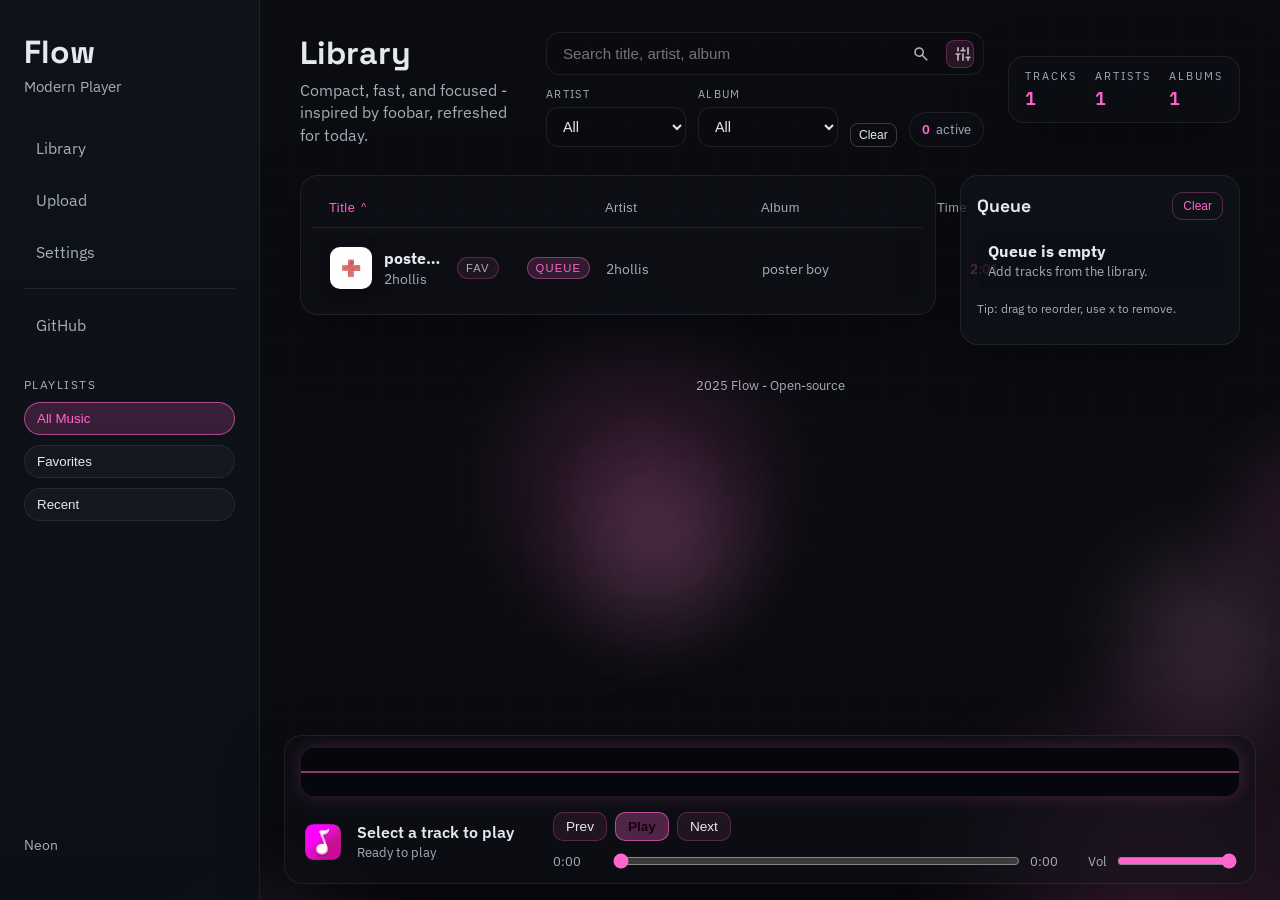
<file: index.html>
<!DOCTYPE html>
<html lang="en">
  <head>
    <meta charset="UTF-8" />
    <meta name="viewport" content="width=device-width, initial-scale=1" />
    <title>Flow - Modern Music Player</title>
    <link rel="stylesheet" href="src/css/style.css" />
    <link rel="icon" href="src/icon/logo.png" />
  </head>

  <body>
    <div class="bg-orbs">
      <span class="orb orb-1"></span>
      <span class="orb orb-2"></span>
      <span class="orb orb-3"></span>
      <span class="orb orb-4"></span>
      <span class="orb orb-5"></span>
      <span class="orb orb-6"></span>
    </div>
    <div class="app">
      <aside class="sidebar">
        <div class="brand">
          <h1>Flow</h1>
          <p class="subtitle">Modern Player</p>
        </div>

        <nav class="nav">
          <a href="index.html#library" class="nav-link">Library</a>
          <a href="upload.html" class="nav-link">Upload</a>
          <a href="settings.html" class="nav-link">Settings</a>
          <div class="nav-divider"></div>
          <a href="https://github.com/neonmc23/flow" target="_blank" class="nav-link">GitHub</a>
        </nav>

        <div class="sidebar-section">
          <p class="section-title">Playlists</p>
          <button class="pill playlist-btn active" data-playlist="all">All Music</button>
          <button class="pill playlist-btn" data-playlist="favorites">Favorites</button>
          <button class="pill playlist-btn" data-playlist="recent">Recent</button>
        </div>

        <p class="sidebar-footer">Neon</p>
      </aside>

      <main class="main">
        <header class="topbar">
          <div class="title-block">
            <h2>Library</h2>
            <p>Compact, fast, and focused - inspired by foobar, refreshed for today.</p>
          </div>

          <div class="search-wrapper">
            <div class="search-container">
              <input
                id="search"
                class="search-bar"
                type="text"
                placeholder="Search title, artist, album"
              />
              <img class="search-icon" src="src/icon/search.svg" alt="search" />
              <button id="toggle-filters" class="filter-trigger" type="button" aria-label="Toggle filters">
                <img class="filter-icon" src="src/icon/filter.svg" alt="filter" />
              </button>
            </div>
            <div class="filter-bar">
              <div class="filter-group">
                <label for="artist-filter">Artist</label>
                <select id="artist-filter">
                  <option value="">All</option>
                </select>
              </div>
              <div class="filter-group">
                <label for="album-filter">Album</label>
                <select id="album-filter">
                  <option value="">All</option>
                </select>
              </div>
              <button id="clear-filters" class="ghost-btn" type="button">Clear</button>
              <div class="filter-status">
                <span id="filter-count">0</span>
                <span>active</span>
              </div>
            </div>
          </div>

          <div class="stats">
            <div class="stat">
              <span class="stat-label">Tracks</span>
              <span class="stat-value" id="track-count">0</span>
            </div>
            <div class="stat">
              <span class="stat-label">Artists</span>
              <span class="stat-value" id="artist-count">0</span>
            </div>
            <div class="stat">
              <span class="stat-label">Albums</span>
              <span class="stat-value" id="album-count">0</span>
            </div>
          </div>
        </header>

        <div class="content-grid">
          <section id="library" class="library">
            <div class="table-head">
              <button class="sort-btn" data-sort="title" data-label="Title">Title</button>
              <button class="sort-btn" data-sort="artist" data-label="Artist">Artist</button>
              <button class="sort-btn" data-sort="album" data-label="Album">Album</button>
              <button class="sort-btn" data-sort="duration" data-label="Time">Time</button>
            </div>
            <ul id="track-list" class="table-body"></ul>
          </section>

          <aside class="queue">
            <div class="queue-header">
              <h3>Queue</h3>
              <button id="clear-queue" class="queue-clear">Clear</button>
            </div>
            <ul id="queue-list" class="queue-list"></ul>
            <p class="queue-hint">Tip: drag to reorder, use x to remove.</p>
          </aside>
        </div>

        <section class="player">
          <div class="oscilloscope-wrap">
            <canvas id="oscilloscope"></canvas>
          </div>
          <div class="player-info">
            <img id="player-cover" src="src/icon/logo.png" alt="cover" />
            <div>
              <p class="player-title" id="nowplaying-title">
                <span class="title-marquee">Select a track to play</span>
              </p>
              <p class="player-sub">Ready to play</p>
            </div>
          </div>
          <div class="player-controls">
            <div class="player-buttons">
              <button id="prev-btn" class="control-btn" type="button">Prev</button>
              <button id="play-btn" class="control-btn primary" type="button">Play</button>
              <button id="next-btn" class="control-btn" type="button">Next</button>
            </div>
            <div class="progress-wrap">
              <span id="current-time">0:00</span>
              <input id="progress" type="range" min="0" max="100" value="0" />
              <span id="duration">0:00</span>
              <div class="volume-wrap">
                <span>Vol</span>
                <input id="volume" type="range" min="0" max="1" step="0.01" value="1" />
              </div>
            </div>
          </div>
          <audio id="audio"></audio>
        </section>

        <footer>
          <p>2025 Flow - Open-source</p>
        </footer>
      </main>
    </div>

    <script src="src/javascript/state.js"></script>
    <script src="src/javascript/settings.js"></script>
    <script src="src/javascript/filter.js"></script>
    <script src="src/javascript/script.js"></script>
    <script src="src/javascript/effect.js"></script>
  </body>
</html>
</file>
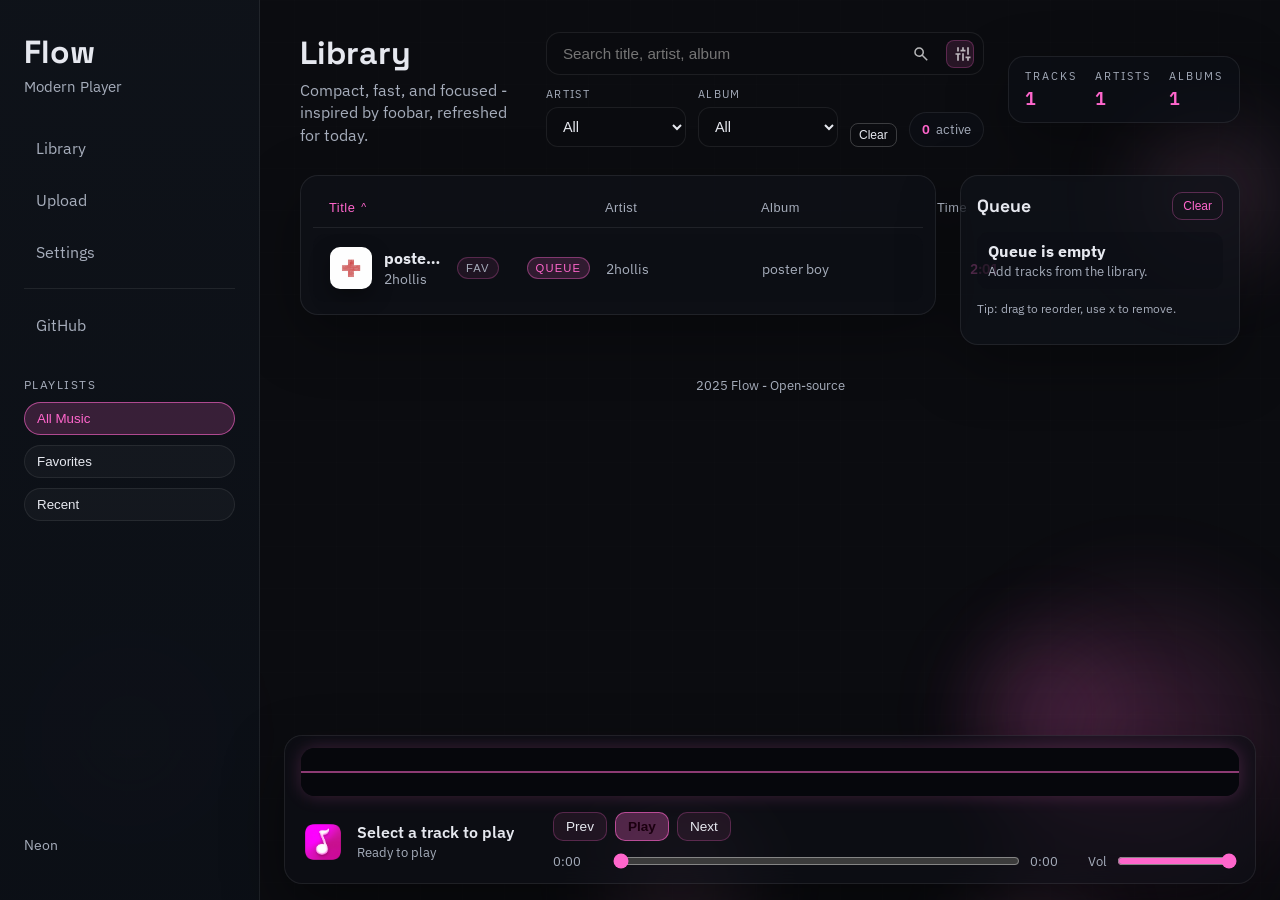
<file: settings.html>
<!DOCTYPE html>
<html lang="en">
  <head>
    <meta charset="UTF-8" />
    <meta name="viewport" content="width=device-width, initial-scale=1" />
    <title>Settings - Flow</title>
    <link rel="stylesheet" href="src/css/style.css" />
    <link rel="icon" href="src/icon/logo.png" />
  </head>
  <body>
    <div class="bg-orbs">
      <span class="orb orb-1"></span>
      <span class="orb orb-2"></span>
      <span class="orb orb-3"></span>
      <span class="orb orb-4"></span>
      <span class="orb orb-5"></span>
      <span class="orb orb-6"></span>
    </div>
    <div class="app">
      <aside class="sidebar">
        <div class="brand">
          <h1>Flow</h1>
          <p class="subtitle">Modern Player</p>
        </div>

        <nav class="nav">
          <a href="index.html#library" class="nav-link">Library</a>
          <a href="upload.html" class="nav-link">Upload</a>
          <a href="settings.html" class="nav-link active">Settings</a>
          <div class="nav-divider"></div>
          <a href="https://github.com/neonmc23/flow" target="_blank" class="nav-link">GitHub</a>
        </nav>

        <div class="sidebar-section">
          <p class="section-title">Playlists</p>
          <button class="pill">All Music</button>
          <button class="pill">Favorites</button>
          <button class="pill">Recent</button>
        </div>

        <p class="sidebar-footer">Neon</p>
      </aside>

      <main class="main">
        <header class="topbar compact">
          <div class="title-block">
            <h2>Settings</h2>
            <p>Personalize Flow. Settings will be saved to JSON soon.</p>
          </div>
        </header>

        <section class="settings-grid">
          <div class="setting-card">
            <h3>Theme</h3>
            <div class="setting-row">
              <div>
                <p class="setting-title">Preset</p>
                <span class="setting-sub">Quick theme packs.</span>
              </div>
              <select id="setting-theme-preset">
                <option value="">Custom</option>
                <option value="dark-pink">Dark Pink</option>
                <option value="blue-neon">Blue Neon</option>
                <option value="sunset">Sunset</option>
                <option value="forest">Forest</option>
                <option value="mono">Mono</option>
              </select>
            </div>
            <div class="setting-row">
              <div>
                <p class="setting-title">Random theme</p>
                <span class="setting-sub">Generate a fresh palette.</span>
              </div>
              <button class="control-btn" id="random-theme" type="button">Random</button>
            </div>
            <div class="setting-row">
              <div>
                <p class="setting-title">Primary accent</p>
                <span class="setting-sub">Main highlight color.</span>
              </div>
              <input type="color" id="setting-accent" />
            </div>

            <div class="setting-row">
              <div>
                <p class="setting-title">Secondary accent</p>
                <span class="setting-sub">Glow and gradients.</span>
              </div>
              <input type="color" id="setting-accent-2" />
            </div>

            <div class="setting-row">
              <div>
                <p class="setting-title">Background</p>
                <span class="setting-sub">Main app background.</span>
              </div>
              <input type="color" id="setting-bg" />
            </div>

            <div class="setting-row">
              <div>
                <p class="setting-title">Soft background</p>
                <span class="setting-sub">Panels and cards.</span>
              </div>
              <input type="color" id="setting-bg-soft" />
            </div>

            <div class="setting-row">
              <div>
                <p class="setting-title">Elevated background</p>
                <span class="setting-sub">Raised surfaces.</span>
              </div>
              <input type="color" id="setting-bg-elev" />
            </div>

            <div class="setting-row">
              <div>
                <p class="setting-title">Sidebar</p>
                <span class="setting-sub">Left navigation panel.</span>
              </div>
              <input type="color" id="setting-sidebar" />
            </div>

            <div class="setting-row">
              <div>
                <p class="setting-title">Text</p>
                <span class="setting-sub">Primary text color.</span>
              </div>
              <input type="color" id="setting-text" />
            </div>

            <div class="setting-row">
              <div>
                <p class="setting-title">Muted text</p>
                <span class="setting-sub">Secondary labels.</span>
              </div>
              <input type="color" id="setting-muted" />
            </div>
          </div>

          <div class="setting-card">
            <h3>Appearance</h3>
            <div class="setting-row">
              <div>
                <p class="setting-title">Background orbs</p>
                <span class="setting-sub">Animated blurred shapes in the background.</span>
              </div>
              <label class="switch">
                <input type="checkbox" id="setting-orbs" checked />
                <span class="slider"></span>
              </label>
            </div>

            <div class="setting-row">
              <div>
                <p class="setting-title">Glass player</p>
                <span class="setting-sub">Frosted look for the bottom player.</span>
              </div>
              <label class="switch">
                <input type="checkbox" id="setting-glass" checked />
                <span class="slider"></span>
              </label>
            </div>

            <h3 style="margin-top: 10%;">Playback</h3>
            <div class="setting-row">
              <div>
                <p class="setting-title">Autoplay next</p>
                <span class="setting-sub">Play the next track automatically.</span>
              </div>
              <label class="switch">
                <input type="checkbox" id="setting-autoplay" checked />
                <span class="slider"></span>
              </label>
            </div>

            <div class="setting-row">
              <div>
                <p class="setting-title">Oscilloscope</p>
                <span class="setting-sub">Show waveform in the player.</span>
              </div>
              <label class="switch">
                <input type="checkbox" id="setting-osc" checked />
                <span class="slider"></span>
              </label>
            </div>
          </div>

          <div class="setting-card">
            <h3>Oscilloscope</h3>
            <div class="setting-row">
              <div>
                <p class="setting-title">Line color</p>
                <span class="setting-sub">Waveform stroke color.</span>
              </div>
              <input type="color" id="setting-osc-color" />
            </div>
            <div class="setting-row range-row">
              <div class="range-head">
                <div>
                  <p class="setting-title">Height</p>
                  <span class="setting-sub">Waveform height in px.</span>
                </div>
                <span class="range-value" id="osc-height-value">48px</span>
              </div>
              <input id="setting-osc-height" type="range" min="32" max="90" value="48" />
            </div>

            <div class="setting-row range-row">
              <div class="range-head">
                <div>
                  <p class="setting-title">Width</p>
                  <span class="setting-sub">Waveform width (percentage).</span>
                </div>
                <span class="range-value" id="osc-width-value">100%</span>
              </div>
              <input id="setting-osc-width" type="range" min="60" max="100" value="100" />
            </div>

            <div class="setting-row">
              <div>
                <p class="setting-title">Duration</p>
                <span class="setting-sub">Number of periods displayed.</span>
              </div>
              <select id="setting-osc-fft">
                <option value="512">Very short</option>
                <option value="1024">Short</option>
                <option value="2048">Medium</option>
                <option value="4096" selected>Long</option>
                <option value="8192">Very long</option>
              </select>
            </div>

            <div class="setting-row range-row">
              <div class="range-head">
                <div>
                  <p class="setting-title">Line width</p>
                  <span class="setting-sub">Wave thickness.</span>
                </div>
                <span class="range-value" id="osc-line-value">1px</span>
              </div>
              <input id="setting-osc-line" type="range" min="0.5" max="2" step="0.1" value="1" />
            </div>
          </div>

          <div class="setting-card">
            <h3>Data</h3>
            <div class="setting-row">
              <div>
                <p class="setting-title">Save preferences</p>
                <span class="setting-sub">Save current settings locally.</span>
              </div>
              <button class="control-btn" id="save-settings" type="button">Save Settings</button>
            </div>
            <p class="setting-status" id="save-status">Not saved yet.</p>

            <div class="setting-row">
              <div>
                <p class="setting-title">Reset</p>
                <span class="setting-sub">Restore defaults.</span>
              </div>
              <button class="control-btn" id="reset-settings" type="button">Reset</button>
            </div>
            <div class="setting-row">
              <div>
                <p class="setting-title">Reset local storage</p>
                <span class="setting-sub">Use current file/server settings.</span>
              </div>
              <button class="control-btn" id="reset-local" type="button">Reset local</button>
            </div>
          </div>
        </section>
      </main>
    </div>
    <script src="src/javascript/state.js"></script>
    <script src="src/javascript/settings.js"></script>
  </body>
</html>
</file>
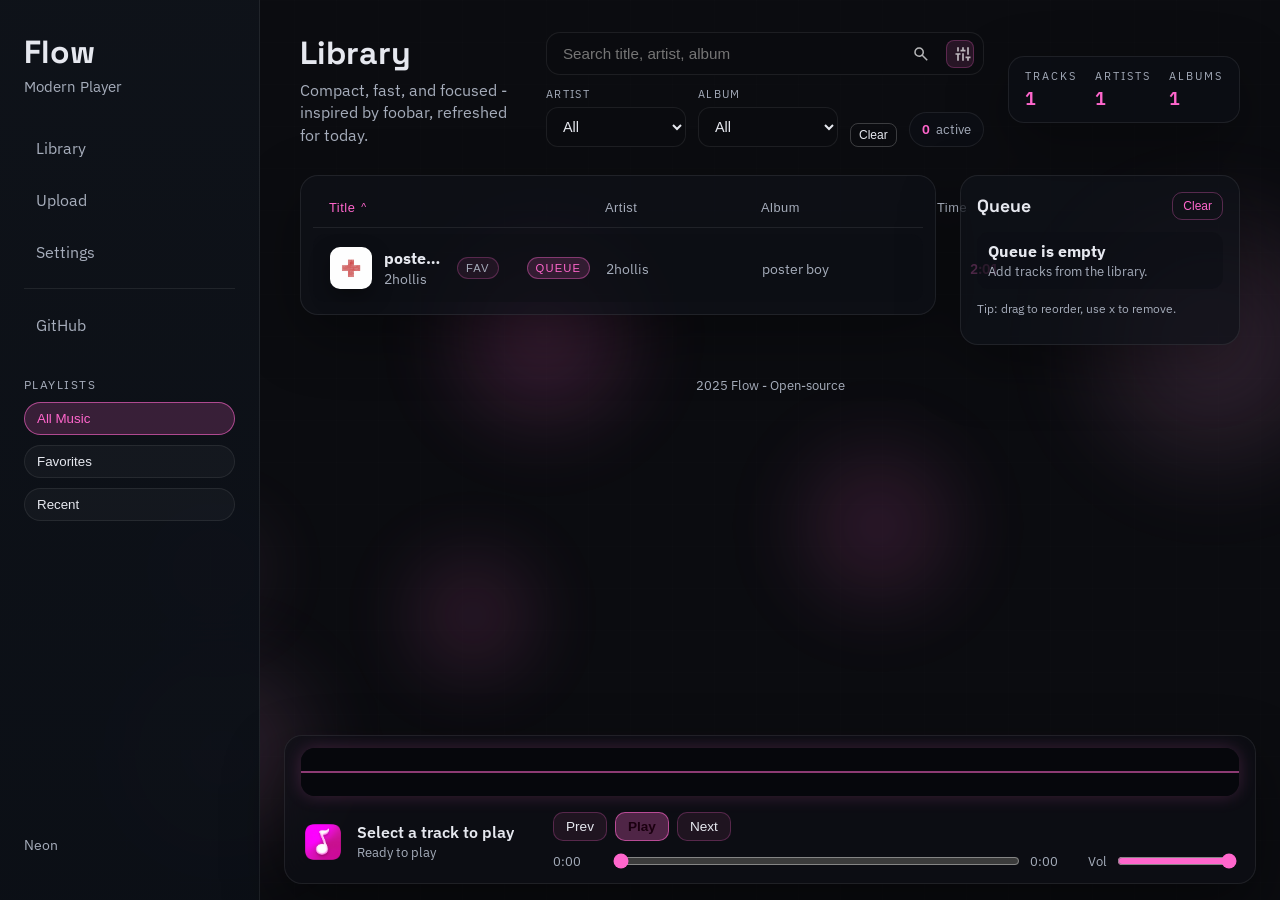
<file: upload.html>
<!DOCTYPE html>
<html lang="en">
  <head>
    <meta charset="UTF-8" />
    <meta name="viewport" content="width=device-width, initial-scale=1" />
    <title>Upload - Flow</title>
    <link rel="stylesheet" href="src/css/style.css" />
    <link rel="icon" href="src/icon/logo.png" />
  </head>
  <body>
    <div class="bg-orbs">
      <span class="orb orb-1"></span>
      <span class="orb orb-2"></span>
      <span class="orb orb-3"></span>
      <span class="orb orb-4"></span>
      <span class="orb orb-5"></span>
      <span class="orb orb-6"></span>
    </div>
    <div class="app">
      <aside class="sidebar">
        <div class="brand">
          <h1>Flow</h1>
          <p class="subtitle">Modern Player</p>
        </div>

        <nav class="nav">
          <a href="index.html#library" class="nav-link">Library</a>
          <a href="upload.html" class="nav-link active">Upload</a>
          <a href="settings.html" class="nav-link">Settings</a>
          <div class="nav-divider"></div>
          <a href="https://github.com/neonmc23/flow" target="_blank" class="nav-link">GitHub</a>
        </nav>

        <div class="sidebar-section">
          <p class="section-title">Playlists</p>
          <button class="pill">All Music</button>
          <button class="pill">Favorites</button>
          <button class="pill">Recent</button>
        </div>

        <p class="sidebar-footer">Neon</p>
      </aside>

      <main class="main">
        <header class="topbar compact">
          <div class="title-block">
            <h2>Upload Manager</h2>
            <p>Search and edit your library. Add albums and tracks offline.</p>
          </div>
        </header>

        <section class="upload-shell">
          <div class="upload-toolbar">
            <div class="search-stack">
              <input id="library-search" type="search" placeholder="Search artist, album, track..." />
              <span id="library-status">Server: offline</span>
            </div>
            <div class="toolbar-actions">
              <button id="add-artist" class="control-btn">Add artist</button>
            </div>
          </div>

          <div class="upload-grid">
            <section class="upload-card">
              <div class="upload-header">
                <h3>Library Tree</h3>
                <p>Click artists to expand albums, click albums to view tracks.</p>
              </div>
              <div id="library-tree" class="library-tree"></div>
            </section>

            <section class="upload-card">
              <div class="upload-header">
                <h3>Edit Panel</h3>
                <p id="edit-subtitle">Select an artist, album, or track to edit.</p>
              </div>
              <div id="edit-panel" class="edit-panel">
                <div class="edit-section hidden" id="edit-artist">
                  <h4>Artist</h4>
                  <label>
                    Rename artist
                    <input id="edit-artist-name" type="text" placeholder="Artist name" />
                  </label>
                  <div class="edit-actions">
                    <button id="save-artist" class="control-btn">Save artist</button>
                    <button id="delete-artist" class="danger-btn">Delete artist</button>
                  </div>
                  <div class="divider"></div>
                  <label>
                    New album title
                    <input id="new-album-title" type="text" placeholder="Album title" />
                  </label>
                  <label>
                    Cover image
                    <input id="new-album-cover" type="file" accept="image/*" />
                  </label>
                  <button id="add-album" class="control-btn primary">Add album to artist</button>
                </div>

                <div class="edit-section hidden" id="edit-album">
                  <h4>Album</h4>
                  <label>
                    Rename album
                    <input id="edit-album-title" type="text" placeholder="Album title" />
                  </label>
                  <div class="edit-actions">
                    <button id="save-album" class="control-btn">Save album</button>
                    <button id="delete-album" class="danger-btn">Delete album</button>
                  </div>
                  <div class="divider"></div>
                  <label>
                    Change cover
                    <input id="edit-album-cover" type="file" accept="image/*" />
                  </label>
                  <button id="save-album-cover" class="control-btn">Update cover</button>
                  <div class="divider"></div>
                  <label>
                    Add tracks
                    <input id="album-track-input" type="file" accept="audio/*" multiple />
                  </label>
                  <div id="track-editor" class="track-editor"></div>
                  <button id="upload-tracks" class="control-btn primary">Upload tracks</button>
                  <p id="upload-status">Ready.</p>
                </div>

                <div class="edit-section hidden" id="edit-track">
                  <h4>Track</h4>
                  <label>
                    Rename track
                    <input id="edit-track-title" type="text" placeholder="Track title" />
                  </label>
                  <div class="edit-actions">
                    <button id="save-track" class="control-btn">Save track</button>
                    <button id="delete-track" class="danger-btn">Delete track</button>
                  </div>
                </div>
              </div>
            </section>
          </div>

          <section class="upload-card">
            <div class="upload-header">
              <h3>Run local server</h3>
              <p>Use <code>start.py</code> to launch both servers.</p>
            </div>
            <pre class="code-block">python start.py</pre>
          </section>
        </section>
      </main>
    </div>

    <script src="src/javascript/state.js"></script>
    <script src="src/javascript/settings.js"></script>
    <script src="src/javascript/upload.js"></script>
  </body>
</html>
</file>
<file: src/css/style.css>
@import url("https://fonts.googleapis.com/css2?family=IBM+Plex+Mono:wght@400;500&family=IBM+Plex+Sans:wght@300;400;500;600&family=Space+Grotesk:wght@400;500;600&display=swap");

:root {
  --bg: #0b0c10;
  --bg-soft: #12141b;
  --bg-elev: #181c25;
  --sidebar: #0f131a;
  --sidebar-width: 260px;
  --border: rgba(255, 255, 255, 0.08);
  --text: #e6e8ef;
  --muted: #a6adbb;
  --accent: #ff66cc;
  --accent-2: #ff9ee2;
  --accent-rgb: 255, 102, 204;
  --accent-2-rgb: 255, 158, 226;
  --osc-color: #ff66cc;
  --shadow: 0 20px 60px rgba(0, 0, 0, 0.35);
}

* {
  box-sizing: border-box;
}

body {
  margin: 0;
  font-family: "IBM Plex Sans", system-ui, sans-serif;
  background: var(--bg);
  color: var(--text);
  min-height: 100vh;
}

body::before {
  content: "";
  position: fixed;
  inset: 0;
  background-image: linear-gradient(rgba(255, 255, 255, 0.03) 1px, transparent 1px),
    linear-gradient(90deg, rgba(255, 255, 255, 0.03) 1px, transparent 1px);
  background-size: 42px 42px;
  opacity: 0.3;
  pointer-events: none;
  z-index: -1;
}

body.orbs-off .bg-orbs {
  display: none;
}

.bg-orbs {
  position: fixed;
  inset: 0;
  overflow: hidden;
  z-index: -2;
  pointer-events: none;
}

.orb {
  position: absolute;
  width: var(--orb-size, 320px);
  height: var(--orb-size, 320px);
  border-radius: 50%;
  background: radial-gradient(circle, rgba(var(--accent-rgb), 0.35), transparent 65%);
  filter: blur(40px);
  opacity: 0.7;
  transform: translate3d(0, 0, 0) scale(1);
  transition: transform 0.15s ease-out;
}

.orb:nth-child(odd) {
  background: radial-gradient(circle, rgba(var(--accent-2-rgb), 0.32), transparent 65%);
}

a {
  text-decoration: none;
  color: inherit;
}

code {
  font-family: "IBM Plex Mono", ui-monospace, SFMono-Regular, Menlo, Monaco, Consolas, "Liberation Mono",
    "Courier New", monospace;
  color: var(--accent);
}

pre {
  font-family: "IBM Plex Mono", ui-monospace, SFMono-Regular, Menlo, Monaco, Consolas, "Liberation Mono",
    "Courier New", monospace;
}

.app {
  display: grid;
  grid-template-columns: var(--sidebar-width) 1fr;
  min-height: 100vh;
  position: relative;
}

.sidebar {
  background: linear-gradient(180deg, rgba(15, 19, 26, 0.96), rgba(12, 16, 23, 0.95));
  border-right: 1px solid var(--border);
  padding: 32px 24px;
  display: flex;
  flex-direction: column;
  gap: 32px;
  position: sticky;
  top: 0;
  height: 100vh;
}

.brand h1 {
  font-family: "Space Grotesk", sans-serif;
  font-size: 2rem;
  margin: 0 0 4px 0;
}

.subtitle {
  margin: 0;
  color: var(--muted);
  font-size: 0.95rem;
}

.nav {
  display: flex;
  flex-direction: column;
  gap: 12px;
}

.nav-link {
  padding: 10px 12px;
  border-radius: 10px;
  color: var(--muted);
  transition: all 0.2s ease;
}

.nav-link:hover,
.nav-link.active {
  color: var(--text);
  background: rgba(var(--accent-rgb), 0.12);
  border: 1px solid rgba(var(--accent-rgb), 0.25);
}

.nav-divider {
  height: 1px;
  background: var(--border);
  margin: 4px 0;
}

.sidebar-section {
  display: flex;
  flex-direction: column;
  gap: 10px;
}

.section-title {
  font-size: 0.75rem;
  text-transform: uppercase;
  letter-spacing: 0.12em;
  color: var(--muted);
  margin: 0;
}

.pill {
  background: rgba(255, 255, 255, 0.03);
  color: var(--text);
  border: 1px solid var(--border);
  padding: 8px 12px;
  border-radius: 999px;
  text-align: left;
  cursor: pointer;
  transition: all 0.2s ease;
}

.pill:hover {
  border-color: rgba(var(--accent-rgb), 0.4);
  color: var(--accent);
}

.pill:active {
  transform: scale(0.97);
}

.playlist-btn.active {
  border-color: rgba(var(--accent-rgb), 0.6);
  background: rgba(var(--accent-rgb), 0.18);
  color: var(--accent);
}

.sidebar-footer {
  margin-top: auto;
  color: var(--muted);
  font-size: 0.85rem;
}

.main {
  padding: 32px 40px 180px;
}

.topbar {
  display: grid;
  grid-template-columns: 1.1fr 1.4fr auto;
  gap: 24px;
  align-items: center;
  margin-bottom: 28px;
}

.topbar.compact {
  grid-template-columns: 1fr;
}

.title-block h2 {
  font-family: "Space Grotesk", sans-serif;
  font-size: 2rem;
  margin: 0 0 6px 0;
}

.title-block p {
  margin: 0;
  color: var(--muted);
  line-height: 1.4;
}

.search-wrapper {
  width: 100%;
}

.search-container {
  position: relative;
  width: 100%;
}

.search-bar {
  width: 100%;
  border: 1px solid var(--border);
  border-radius: 14px;
  padding: 12px 96px 12px 16px;
  background: rgba(10, 12, 16, 0.8);
  color: var(--text);
  font-size: 0.95rem;
}

.search-bar:focus {
  outline: none;
  border-color: rgba(var(--accent-rgb), 0.6);
  box-shadow: 0 0 0 3px rgba(var(--accent-rgb), 0.2);
}

.search-icon {
  position: absolute;
  right: 54px;
  top: 50%;
  transform: translateY(-50%);
  height: 18px;
  opacity: 0.7;
  pointer-events: none;
}

.filter-bar {
  display: grid;
  grid-template-columns: repeat(2, minmax(140px, 1fr)) auto auto;
  gap: 12px;
  margin-top: 12px;
  align-items: end;
  overflow: hidden;
  max-height: 200px;
  opacity: 1;
  transform: translateY(0);
  transition: max-height 0.45s ease, opacity 0.3s ease, margin-top 0.45s ease, transform 0.35s ease;
}

.filter-group {
  display: flex;
  flex-direction: column;
  gap: 6px;
}

.filter-group label {
  font-size: 0.7rem;
  text-transform: uppercase;
  letter-spacing: 0.12em;
  color: var(--muted);
}

.filter-group select {
  width: 100%;
  border: 1px solid var(--border);
  border-radius: 12px;
  padding: 10px 12px;
  background: rgba(10, 12, 16, 0.8);
  color: var(--text);
  font-size: 0.9rem;
}

.filter-group select:focus {
  outline: none;
  border-color: rgba(var(--accent-rgb), 0.6);
  box-shadow: 0 0 0 3px rgba(var(--accent-rgb), 0.2);
}

.filter-status {
  display: flex;
  align-items: center;
  gap: 6px;
  padding: 8px 12px;
  border-radius: 999px;
  border: 1px solid var(--border);
  background: rgba(12, 15, 22, 0.7);
  color: var(--muted);
  font-size: 0.8rem;
}

.filter-status #filter-count {
  color: var(--accent);
  font-weight: 600;
}

.filter-status.is-active {
  border-color: rgba(var(--accent-rgb), 0.4);
  color: var(--text);
  box-shadow: 0 0 0 2px rgba(var(--accent-rgb), 0.15);
}

.filter-bar.is-collapsed {
  max-height: 0;
  opacity: 0;
  margin-top: 0;
  transform: translateY(-6px);
  pointer-events: none;
}

.filter-trigger {
  position: absolute;
  right: 10px;
  top: 50%;
  transform: translateY(-50%);
  width: 28px;
  height: 28px;
  border-radius: 8px;
  border: 1px solid rgba(var(--accent-rgb), 0.25);
  background: rgba(var(--accent-rgb), 0.12);
  display: grid;
  place-items: center;
  cursor: pointer;
  z-index: 3;
}

.filter-icon {
  height: 20px;
  opacity: 0.7;
  transition: opacity 0.2s;
}

.filter-trigger:hover .filter-icon {
  opacity: 1;
}

.filter-menu {
  display: none;
  flex-direction: column;
  position: absolute;
  top: 2.8rem;
  right: 0;
  background: rgba(12, 15, 22, 0.95);
  border: 1px solid rgba(var(--accent-rgb), 0.3);
  border-radius: 14px;
  padding: 0.8rem 1rem;
  z-index: 200;
  width: max-content;
  min-width: 180px;
  box-shadow: var(--shadow);
  backdrop-filter: blur(10px);
  opacity: 0;
  pointer-events: none;
  transform: translateY(-10px);
  transition: all 0.3s ease;
}

.filter-menu.show {
  display: flex;
  opacity: 1;
  pointer-events: auto;
  transform: translateY(0);
}

.filter-menu p {
  color: var(--accent);
  margin: 0.5rem 0 0.4rem;
  font-weight: 600;
  font-size: 0.9rem;
}

.filter-menu select {
  width: 100%;
  padding: 0.5rem 0.8rem;
  background: rgba(20, 24, 32, 0.9);
  border: 1px solid rgba(var(--accent-rgb), 0.3);
  border-radius: 8px;
  color: #fff;
  font-size: 0.95rem;
  margin-bottom: 0.7rem;
}

.filter-menu button {
  background-color: var(--accent);
  color: #200013;
  border: none;
  padding: 0.5rem 1rem;
  border-radius: 8px;
  font-weight: 600;
  cursor: pointer;
  width: 100%;
  transition: background-color 0.3s;
}

.filter-menu button:hover {
  background-color: var(--accent);
}

.stats {
  display: flex;
  gap: 18px;
  padding: 12px 16px;
  border-radius: 16px;
  background: rgba(12, 15, 22, 0.7);
  border: 1px solid var(--border);
  box-shadow: var(--shadow);
}


.stat {
  display: flex;
  flex-direction: column;
  gap: 4px;
}

.stat-label {
  font-size: 0.7rem;
  text-transform: uppercase;
  letter-spacing: 0.18em;
  color: var(--muted);
}

.stat-value {
  font-size: 1.1rem;
  font-weight: 600;
  color: var(--accent);
}

.content-grid {
  display: grid;
  grid-template-columns: minmax(0, 1fr) 280px;
  gap: 24px;
  align-items: start;
}

.library {
  background: rgba(15, 18, 25, 0.7);
  border: 1px solid var(--border);
  border-radius: 18px;
  padding: 12px;
  box-shadow: var(--shadow);
}

.table-head,
.track-row {
  display: grid;
  grid-template-columns: minmax(260px, 2.6fr) minmax(140px, 1.1fr) minmax(160px, 1.2fr) 60px;
  gap: 16px;
  align-items: center;
}

.table-head {
  padding: 12px 16px;
  color: var(--muted);
  font-size: 0.8rem;
  letter-spacing: 0.04em;
  border-bottom: 1px solid var(--border);
}

.sort-btn {
  background: transparent;
  border: none;
  color: var(--muted);
  font-size: 0.8rem;
  letter-spacing: 0.04em;
  padding: 0;
  text-align: left;
  cursor: pointer;
  display: flex;
  align-items: center;
  gap: 6px;
  transition: transform 0.08s ease, color 0.2s ease;
}

.sort-btn.active {
  color: var(--accent);
}

.sort-btn:active {
  transform: translateY(1px);
}

.sort-btn span {
  font-size: 0.65rem;
  color: var(--accent);
}

.table-body {
  list-style: none;
  padding: 0;
  margin: 0;
}

.track-row {
  padding: 12px 16px;
  border-radius: 12px;
  margin-top: 6px;
  background: rgba(12, 14, 20, 0.5);
  border: 1px solid transparent;
  transition: all 0.2s ease;
  cursor: pointer;
}

.track-row:hover {
  border-color: rgba(var(--accent-rgb), 0.3);
  background: rgba(20, 25, 34, 0.9);
}

.track-row.active {
  border-color: rgba(var(--accent-2-rgb), 0.7);
  box-shadow: 0 0 0 2px rgba(var(--accent-rgb), 0.2);
}

.cell.title {
  display: flex;
  align-items: center;
  gap: 12px;
  min-width: 0;
}

.cover {
  width: 42px;
  height: 42px;
  border-radius: 10px;
  object-fit: cover;
  box-shadow: 0 8px 20px rgba(0, 0, 0, 0.35);
}

.title-text strong {
  display: block;
  font-size: 0.98rem;
  white-space: nowrap;
  overflow: hidden;
  text-overflow: ellipsis;
}

.title-text span {
  color: var(--muted);
  font-size: 0.85rem;
  white-space: nowrap;
  overflow: hidden;
  text-overflow: ellipsis;
}

.title-text {
  min-width: 0;
  flex: 1;
}

.queue-add {
  margin-left: 8px;
  border: 1px solid rgba(var(--accent-rgb), 0.4);
  background: rgba(var(--accent-rgb), 0.15);
  color: var(--accent);
  font-size: 0.7rem;
  text-transform: uppercase;
  letter-spacing: 0.1em;
  padding: 4px 8px;
  border-radius: 999px;
  cursor: pointer;
  transition: transform 0.08s ease, background 0.2s ease;
}

.queue-add:hover {
  background: rgba(var(--accent-rgb), 0.3);
}

.queue-add:active {
  transform: scale(0.96);
}

.fav-btn {
  margin-left: auto;
  margin-right: 8px;
  border: 1px solid rgba(var(--accent-rgb), 0.25);
  background: rgba(var(--accent-rgb), 0.08);
  color: var(--muted);
  font-size: 0.7rem;
  text-transform: uppercase;
  letter-spacing: 0.1em;
  padding: 4px 8px;
  border-radius: 999px;
  cursor: pointer;
  transition: transform 0.08s ease, background 0.2s ease;
}

.fav-btn.active {
  color: var(--accent);
  border-color: rgba(var(--accent-rgb), 0.5);
  background: rgba(var(--accent-rgb), 0.2);
}

.fav-btn:active {
  transform: scale(0.96);
}

.cell.artist,
.cell.album,
.cell.time {
  color: var(--muted);
  font-size: 0.9rem;
}

.cell.time {
  text-align: right;
  color: var(--accent);
  font-weight: 600;
}

.queue {
  background: rgba(15, 18, 25, 0.75);
  border: 1px solid var(--border);
  border-radius: 18px;
  padding: 16px;
  box-shadow: var(--shadow);
  position: sticky;
  top: 32px;
}

.queue-header {
  display: flex;
  align-items: center;
  justify-content: space-between;
  margin-bottom: 12px;
}

.queue-header h3 {
  margin: 0;
  font-family: "Space Grotesk", sans-serif;
  font-size: 1.1rem;
}

.queue-clear {
  background: transparent;
  border: 1px solid rgba(var(--accent-rgb), 0.3);
  color: var(--accent);
  padding: 6px 10px;
  border-radius: 10px;
  cursor: pointer;
  font-size: 0.75rem;
}

.queue-list {
  list-style: none;
  padding: 0;
  margin: 0;
  display: flex;
  flex-direction: column;
  gap: 10px;
}

.queue-item {
  display: flex;
  gap: 10px;
  padding: 8px 10px;
  border-radius: 12px;
  background: rgba(12, 14, 20, 0.5);
  border: 1px solid transparent;
  cursor: pointer;
  align-items: center;
}

.queue-item:hover {
  border-color: rgba(var(--accent-rgb), 0.35);
}

.queue-item.dragging {
  opacity: 0.5;
}

.queue-remove {
  margin-left: auto;
  border: none;
  background: transparent;
  color: var(--muted);
  font-size: 0.9rem;
  cursor: pointer;
}

.queue-remove:hover {
  color: var(--accent);
}

.queue-item img {
  width: 36px;
  height: 36px;
  border-radius: 8px;
  object-fit: cover;
}

.queue-item .meta {
  display: flex;
  flex-direction: column;
  gap: 2px;
}

.queue-item .meta span {
  font-size: 0.8rem;
  color: var(--muted);
}

.queue-hint {
  margin-top: 12px;
  font-size: 0.75rem;
  color: var(--muted);
}

footer {
  text-align: center;
  font-size: 0.8rem;
  color: var(--muted);
  margin-top: 32px;
}

.player {
  position: fixed;
  left: calc(var(--sidebar-width) + (100% - var(--sidebar-width)) / 2);
  transform: translateX(-50%);
  bottom: 16px;
  width: min(980px, calc(100% - var(--sidebar-width) - 48px));
  display: flex;
  gap: 12px;
  align-items: center;
  padding: 12px 16px;
  border-radius: 18px;
  background: rgba(14, 16, 22, 0.6);
  border: 1px solid rgba(255, 255, 255, 0.08);
  box-shadow: 0 24px 60px rgba(0, 0, 0, 0.45);
  backdrop-filter: blur(16px);
  flex-wrap: wrap;
  z-index: 50;
}

.player.player-flat {
  background: rgba(10, 12, 16, 0.9);
  backdrop-filter: none;
}

.oscilloscope-wrap {
  width: var(--osc-width, 100%);
  margin: 0 auto;
}

#oscilloscope {
  width: 100%;
  height: var(--osc-height, 48px);
  background: rgba(10, 12, 16, 0.4);
  border-radius: 14px;
  box-shadow: 0 0 18px rgba(var(--accent-rgb), 0.2);
}

.oscilloscope-wrap.hidden {
  display: none;
}

.player-info {
  display: flex;
  align-items: center;
  gap: 12px;
  flex: 0 0 240px;
  max-width: 240px;
  min-width: 0;
}

.player-info img {
  width: 44px;
  height: 44px;
  border-radius: 10px;
  object-fit: cover;
}

.player-title {
  margin: 0;
  font-weight: 600;
  width: 100%;
  overflow: hidden;
  white-space: nowrap;
  display: block;
}

.player-info > div {
  min-width: 0;
}

.title-marquee {
  display: inline-block;
  white-space: nowrap;
  transform: translateX(0);
}

.player-title.is-marquee .title-marquee {
  animation: marquee var(--marquee-duration, 10s) linear infinite;
}

@keyframes marquee {
  0% {
    transform: translateX(0);
  }
  10% {
    transform: translateX(0);
  }
  45% {
    transform: translateX(calc(-1 * var(--marquee-distance, 0px)));
  }
  55% {
    transform: translateX(calc(-1 * var(--marquee-distance, 0px)));
  }
  90% {
    transform: translateX(0);
  }
  100% {
    transform: translateX(0);
  }
}

.player-sub {
  margin: 2px 0 0 0;
  color: var(--muted);
  font-size: 0.8rem;
}

#audio {
  flex: 1;
  height: 32px;
  border-radius: 12px;
  background: rgba(255, 255, 255, 0.05);
  border: 1px solid rgba(255, 255, 255, 0.08);
}

audio::-webkit-media-controls-panel {
  background-color: transparent;
}

audio::-moz-media-controls {
  background-color: transparent;
}

.player-controls {
  display: grid;
  gap: 10px;
  flex: 1;
  min-width: 280px;
}

.player-buttons {
  display: flex;
  gap: 8px;
}

.control-btn {
  border: 1px solid rgba(var(--accent-rgb), 0.25);
  background: rgba(var(--accent-rgb), 0.08);
  color: var(--text);
  padding: 6px 12px;
  border-radius: 10px;
  cursor: pointer;
  font-size: 0.85rem;
  transition: transform 0.08s ease, box-shadow 0.2s ease, background 0.2s ease;
}

.control-btn.primary {
  background: rgba(var(--accent-rgb), 0.28);
  border-color: rgba(var(--accent-rgb), 0.6);
  color: #1b0010;
  font-weight: 600;
}

.control-btn:focus-visible {
  outline: 2px solid rgba(var(--accent-rgb), 0.6);
  outline-offset: 2px;
}

.control-btn:active {
  transform: scale(0.97);
  box-shadow: 0 0 0 6px rgba(var(--accent-rgb), 0.12);
}

.progress-wrap {
  display: grid;
  grid-template-columns: 46px 1fr 46px auto;
  gap: 12px;
  align-items: center;
  color: var(--muted);
  font-size: 0.8rem;
}

#progress {
  width: 100%;
  accent-color: var(--accent);
}

.volume-wrap {
  display: flex;
  align-items: center;
  gap: 8px;
  color: var(--muted);
  font-size: 0.8rem;
}

#volume {
  width: 120px;
  accent-color: var(--accent);
}

.upload-guide {
  background: rgba(15, 18, 25, 0.75);
  border: 1px solid var(--border);
  border-radius: 18px;
  padding: 24px;
  box-shadow: var(--shadow);
}

.upload-layout {
  display: grid;
  grid-template-columns: minmax(0, 1.1fr) minmax(0, 0.9fr);
  gap: 20px;
}

.upload-column {
  display: grid;
  gap: 20px;
}

.upload-card {
  background: rgba(15, 18, 25, 0.78);
  border: 1px solid var(--border);
  border-radius: 18px;
  padding: 22px;
  box-shadow: var(--shadow);
}

.upload-header {
  display: flex;
  align-items: center;
  gap: 12px;
  margin-bottom: 14px;
}

.upload-header h3 {
  margin: 0;
  font-family: "Space Grotesk", sans-serif;
}

.upload-header p {
  margin: 4px 0 0;
  color: var(--muted);
  font-size: 0.9rem;
}

.step {
  width: 32px;
  height: 32px;
  border-radius: 10px;
  display: grid;
  place-items: center;
  background: rgba(var(--accent-rgb), 0.16);
  color: var(--accent);
  font-weight: 600;
}

.hint {
  margin: 10px 0 0;
  color: var(--muted);
  font-size: 0.85rem;
}

.upload-form {
  display: grid;
  gap: 14px;
  margin-top: 12px;
}

.upload-form label {
  display: grid;
  gap: 6px;
  color: var(--muted);
  font-size: 0.9rem;
}

.upload-form input[type="text"],
.upload-form input[type="file"] {
  padding: 10px;
  font-size: 0.95rem;
  border-radius: 10px;
  border: 1px solid rgba(255, 255, 255, 0.12);
  background: rgba(10, 12, 16, 0.6);
  color: var(--text);
}

.upload-form input[type="search"] {
  padding: 10px;
  font-size: 0.95rem;
  border-radius: 12px;
  border: 1px solid rgba(var(--accent-rgb), 0.25);
  background: rgba(12, 14, 18, 0.7);
  color: var(--text);
  box-shadow: inset 0 0 0 1px rgba(var(--accent-rgb), 0.08);
}

.upload-form input[type="search"]:focus {
  outline: none;
  border-color: rgba(var(--accent-rgb), 0.6);
  box-shadow: 0 0 0 3px rgba(var(--accent-rgb), 0.15);
}

.upload-form select {
  padding: 10px;
  font-size: 0.95rem;
  border-radius: 10px;
  border: 1px solid rgba(var(--accent-rgb), 0.2);
  background: rgba(10, 12, 16, 0.6);
  color: var(--text);
}

.upload-form input[type="text"]::placeholder {
  color: rgba(255, 255, 255, 0.4);
}

.inline-choice {
  display: flex;
  align-items: center;
  gap: 8px;
  font-size: 0.9rem;
  color: var(--muted);
}

.inline-choice.active {
  color: var(--text);
  font-weight: 600;
}

.inline-choice input[type="checkbox"] {
  accent-color: var(--accent);
}

.inline-choice input[type="checkbox"] {
  width: 18px;
  height: 18px;
  border-radius: 6px;
  border: 1px solid rgba(var(--accent-rgb), 0.35);
  background: rgba(var(--accent-rgb), 0.08);
  appearance: none;
  display: grid;
  place-items: center;
  cursor: pointer;
  transition: all 0.2s ease;
}

.inline-choice input[type="checkbox"]::before {
  content: "";
  width: 8px;
  height: 8px;
  transform: scale(0);
  border-radius: 3px;
  background: var(--accent);
  transition: transform 0.15s ease;
}

.inline-choice input[type="checkbox"]:checked {
  border-color: rgba(var(--accent-rgb), 0.6);
  background: rgba(var(--accent-rgb), 0.22);
}

.inline-choice input[type="checkbox"]:checked::before {
  transform: scale(1);
}

.upload-form label.disabled {
  opacity: 0.45;
  pointer-events: none;
}

.upload-form .hidden {
  display: none;
}

.hidden {
  display: none;
}

.upload-preview {
  margin: 0;
  color: var(--muted);
  font-size: 0.85rem;
}

.upload-preview span {
  color: var(--accent);
  font-weight: 600;
}

#upload-status {
  margin: 0;
  color: var(--muted);
  font-size: 0.85rem;
}

.track-editor {
  display: grid;
  gap: 10px;
}

.track-row-edit {
  display: grid;
  grid-template-columns: 1fr 160px;
  gap: 12px;
  align-items: center;
}

.track-row-edit input[type="text"] {
  padding: 8px 10px;
  border-radius: 10px;
  border: 1px solid rgba(255, 255, 255, 0.12);
  background: rgba(10, 12, 16, 0.6);
  color: var(--text);
}

.track-filename {
  color: var(--muted);
  font-size: 0.8rem;
  overflow: hidden;
  text-overflow: ellipsis;
  white-space: nowrap;
}

@media (max-width: 1000px) {
  .upload-layout {
    grid-template-columns: 1fr;
  }
}

.upload-shell {
  display: grid;
  gap: 20px;
}

.upload-toolbar {
  display: flex;
  align-items: center;
  justify-content: space-between;
  gap: 16px;
  padding: 16px;
  background: rgba(15, 18, 25, 0.78);
  border: 1px solid var(--border);
  border-radius: 18px;
  box-shadow: var(--shadow);
}

.search-stack {
  display: flex;
  flex-direction: column;
  gap: 6px;
  flex: 1;
}

.search-stack input[type="search"] {
  padding: 12px 14px;
  border-radius: 14px;
  border: 1px solid rgba(var(--accent-rgb), 0.25);
  background: rgba(10, 12, 16, 0.6);
  color: var(--text);
}

.toolbar-actions {
  display: flex;
  gap: 10px;
  flex-wrap: wrap;
}

.upload-grid {
  display: grid;
  grid-template-columns: minmax(0, 1.2fr) minmax(0, 0.8fr);
  gap: 20px;
}

.upload-header h3 {
  margin: 0 0 4px;
  font-family: "Space Grotesk", sans-serif;
}

.upload-header p {
  margin: 0;
  color: var(--muted);
}

.upload-target {
  display: grid;
  gap: 12px;
  margin-top: 14px;
}

.target-pill {
  padding: 10px 12px;
  border-radius: 12px;
  background: rgba(var(--accent-rgb), 0.12);
  border: 1px solid rgba(var(--accent-rgb), 0.3);
  color: var(--text);
  font-weight: 600;
}

.tree-row {
  display: grid;
  grid-template-columns: 28px 1fr auto;
  gap: 10px;
  align-items: center;
  padding: 6px 4px;
}

.tree-row.track-row {
  grid-template-columns: 1fr auto auto;
}

.tree-title {
  color: var(--text);
  cursor: pointer;
}

.tree-children {
  margin-left: 18px;
  border-left: 1px solid rgba(var(--accent-rgb), 0.2);
  padding-left: 14px;
}

.muted {
  color: var(--muted);
  font-size: 0.85rem;
}

.upload-track-btn input {
  display: none;
}

@media (max-width: 1000px) {
  .upload-grid {
    grid-template-columns: 1fr;
  }
  .upload-toolbar {
    flex-direction: column;
    align-items: stretch;
  }
}

.library-tree {
  display: grid;
  gap: 16px;
  margin-top: 10px;
}

.tree-artist h4 {
  margin: 0 0 10px;
  font-family: "Space Grotesk", sans-serif;
}

.tree-album {
  background: rgba(10, 12, 16, 0.5);
  border: 1px solid rgba(255, 255, 255, 0.08);
  border-radius: 14px;
  padding: 12px;
  margin-bottom: 10px;
}

.tree-album-head {
  display: flex;
  align-items: center;
  justify-content: space-between;
  gap: 12px;
  font-weight: 600;
  color: var(--text);
}

.tree-tracks {
  list-style: none;
  padding: 0;
  margin: 10px 0 0;
  display: grid;
  gap: 6px;
}

.tree-track {
  display: grid;
  grid-template-columns: 1fr auto auto;
  gap: 10px;
  align-items: center;
  color: var(--muted);
  font-size: 0.9rem;
}

.track-meta {
  color: var(--accent);
  font-size: 0.8rem;
}

.ghost-btn,
.danger-btn {
  border: 1px solid rgba(255, 255, 255, 0.2);
  background: transparent;
  color: var(--text);
  padding: 4px 8px;
  border-radius: 8px;
  cursor: pointer;
  font-size: 0.75rem;
  transition: transform 0.08s ease, background 0.2s ease, border-color 0.2s ease;
}

.ghost-btn:hover {
  border-color: rgba(var(--accent-rgb), 0.4);
  color: var(--accent);
}

.danger-btn {
  border-color: rgba(var(--accent-rgb), 0.45);
  color: var(--accent);
}

.danger-btn:hover {
  background: rgba(var(--accent-rgb), 0.18);
}

.edit-panel {
  display: grid;
  gap: 16px;
}

.edit-section h4 {
  margin: 0 0 8px;
  font-family: "Space Grotesk", sans-serif;
}

.edit-section label {
  display: grid;
  gap: 6px;
  color: var(--muted);
  font-size: 0.9rem;
  margin-bottom: 14px;
}

.edit-section input[type="text"],
.edit-section input[type="file"] {
  padding: 10px;
  font-size: 0.95rem;
  border-radius: 12px;
  border: 1px solid rgba(var(--accent-rgb), 0.25);
  background: rgba(12, 14, 18, 0.7);
  color: var(--text);
}

.edit-actions {
  display: flex;
  gap: 10px;
  flex-wrap: wrap;
  margin-bottom: 14px;
}

.divider {
  height: 1px;
  background: rgba(255, 255, 255, 0.06);
  margin: 16px 0;
}

.edit-section .control-btn,
.edit-section .danger-btn {
  padding: 8px 12px;
}

.tree-toggle {
  width: 22px;
  height: 22px;
  border-radius: 6px;
  border: 1px solid rgba(var(--accent-rgb), 0.3);
  background: rgba(var(--accent-rgb), 0.12);
  color: var(--accent);
  font-weight: 600;
  cursor: pointer;
  transition: transform 0.08s ease, background 0.2s ease;
}

.tree-toggle:hover {
  background: rgba(var(--accent-rgb), 0.2);
}

.tree-toggle:active {
  transform: scale(0.95);
}

.upload-guide h3 {
  margin-top: 0;
  font-family: "Space Grotesk", sans-serif;
}

.steps {
  line-height: 1.7;
  color: var(--muted);
}

.code-block {
  background: #0a0d13;
  color: var(--accent);
  padding: 16px;
  border-radius: 14px;
  border: 1px solid var(--border);
  overflow-x: auto;
}

.upload-note {
  margin-top: 16px;
  color: var(--muted);
}

.settings-grid {
  display: grid;
  grid-template-columns: repeat(auto-fit, minmax(260px, 1fr));
  gap: 20px;
}

.setting-card {
  background: rgba(15, 18, 25, 0.75);
  border: 1px solid var(--border);
  border-radius: 18px;
  padding: 20px;
  box-shadow: var(--shadow);
}

.setting-card h3 {
  margin: 0 0 14px;
  font-family: "Space Grotesk", sans-serif;
}

.setting-row {
  display: flex;
  align-items: center;
  justify-content: space-between;
  gap: 12px;
  padding: 10px 0;
  border-bottom: 1px solid rgba(255, 255, 255, 0.06);
}

.setting-row:last-child {
  border-bottom: none;
}

.setting-title {
  margin: 0;
  font-weight: 600;
}

.setting-sub {
  color: var(--muted);
  font-size: 0.85rem;
}

.range-row {
  flex-direction: column;
  align-items: stretch;
  gap: 10px;
}

.range-head {
  display: flex;
  align-items: center;
  justify-content: space-between;
  gap: 12px;
}

.range-value {
  color: var(--accent);
  font-weight: 600;
  font-size: 0.85rem;
}

.setting-status {
  margin: 6px 0 0;
  color: var(--muted);
  font-size: 0.8rem;
}

#save-settings.saved {
  animation: savedPulse 0.5s ease, savedGlow 0.9s ease;
}

@keyframes savedPulse {
  0% {
    transform: scale(1);
  }
  50% {
    transform: scale(1.04);
  }
  100% {
    transform: scale(1);
  }
}

@keyframes savedGlow {
  0% {
    box-shadow: 0 0 0 rgba(var(--accent-rgb), 0);
  }
  40% {
    box-shadow: 0 0 18px rgba(var(--accent-rgb), 0.35);
  }
  100% {
    box-shadow: 0 0 0 rgba(var(--accent-rgb), 0);
  }
}

.settings-grid input[type="range"],
.settings-grid select {
  accent-color: var(--accent);
}

.settings-grid input[type="range"] {
  height: 6px;
  width: 100%;
  background: rgba(var(--accent-rgb), 0.18);
  border-radius: 999px;
}

.settings-grid input[type="range"]::-webkit-slider-thumb {
  appearance: none;
  width: 14px;
  height: 14px;
  border-radius: 50%;
  background: var(--accent);
  box-shadow: 0 0 0 4px rgba(var(--accent-rgb), 0.18);
  border: none;
}

.settings-grid input[type="range"]::-moz-range-thumb {
  width: 14px;
  height: 14px;
  border-radius: 50%;
  background: var(--accent);
  border: none;
}

.settings-grid input[type="range"]::-webkit-slider-runnable-track {
  height: 6px;
  border-radius: 999px;
  background: linear-gradient(90deg, rgba(var(--accent-rgb), 0.55), rgba(var(--accent-rgb), 0.12));
}

.settings-grid input[type="range"]::-moz-range-track {
  height: 6px;
  border-radius: 999px;
  background: linear-gradient(90deg, rgba(var(--accent-rgb), 0.55), rgba(var(--accent-rgb), 0.12));
}

.settings-grid select {
  background: rgba(10, 12, 16, 0.6);
  border: 1px solid rgba(var(--accent-rgb), 0.25);
  color: var(--text);
  padding: 6px 10px;
  border-radius: 10px;
}

.settings-grid input[type="color"] {
  width: 48px;
  height: 32px;
  border: none;
  padding: 0;
  border-radius: 10px;
  background: transparent;
  cursor: pointer;
}

.settings-grid input[type="color"]::-webkit-color-swatch {
  border: 1px solid rgba(255, 255, 255, 0.2);
  border-radius: 10px;
}

.settings-grid input[type="color"]::-webkit-color-swatch-wrapper {
  padding: 0;
}

.switch {
  position: relative;
  display: inline-block;
  width: 42px;
  height: 24px;
}

.switch input {
  opacity: 0;
  width: 0;
  height: 0;
}

.slider {
  position: absolute;
  cursor: pointer;
  inset: 0;
  background: rgba(255, 255, 255, 0.12);
  border-radius: 999px;
  transition: 0.2s;
}

.slider::before {
  content: "";
  position: absolute;
  height: 18px;
  width: 18px;
  left: 3px;
  top: 3px;
  background: #fff;
  border-radius: 50%;
  transition: 0.2s;
}

.switch input:checked + .slider {
  background: rgba(var(--accent-rgb), 0.5);
}

.switch input:checked + .slider::before {
  transform: translateX(18px);
}

@media (max-width: 1200px) {
  .content-grid {
    grid-template-columns: 1fr;
  }

  .queue {
    position: relative;
    top: 0;
  }
}

@media (max-width: 1100px) {
  .topbar {
    grid-template-columns: 1fr;
  }

  .stats {
    width: fit-content;
  }

  .filter-bar {
    grid-template-columns: 1fr 1fr;
  }

  .filter-status {
    grid-column: span 2;
    justify-content: center;
  }
}

@media (max-width: 900px) {
  .app {
    grid-template-columns: 1fr;
  }

  .sidebar {
    position: relative;
    height: auto;
    border-right: none;
    border-bottom: 1px solid var(--border);
  }

  .main {
    padding: 24px 20px 160px;
  }

  .player {
    left: 50%;
    width: calc(100% - 32px);
  }

  .table-head,
  .track-row {
    grid-template-columns: minmax(200px, 1.8fr) minmax(120px, 1fr) minmax(140px, 1fr) 60px;
  }
}

@media (max-width: 700px) {
  .filter-bar {
    grid-template-columns: 1fr;
  }

  .filter-status {
    grid-column: auto;
    justify-content: flex-start;
  }

  .table-head {
    display: none;
  }

  .track-row {
    grid-template-columns: 1fr;
    gap: 8px;
  }

  .title-text strong,
  .title-text span {
    white-space: normal;
  }

  .queue-add {
    margin-left: 0;
  }

  .cell.artist,
  .cell.album,
  .cell.time {
    text-align: left;
  }

  .player {
    flex-direction: column;
    align-items: flex-start;
  }

  #audio {
    width: 100%;
  }
}
</file>
